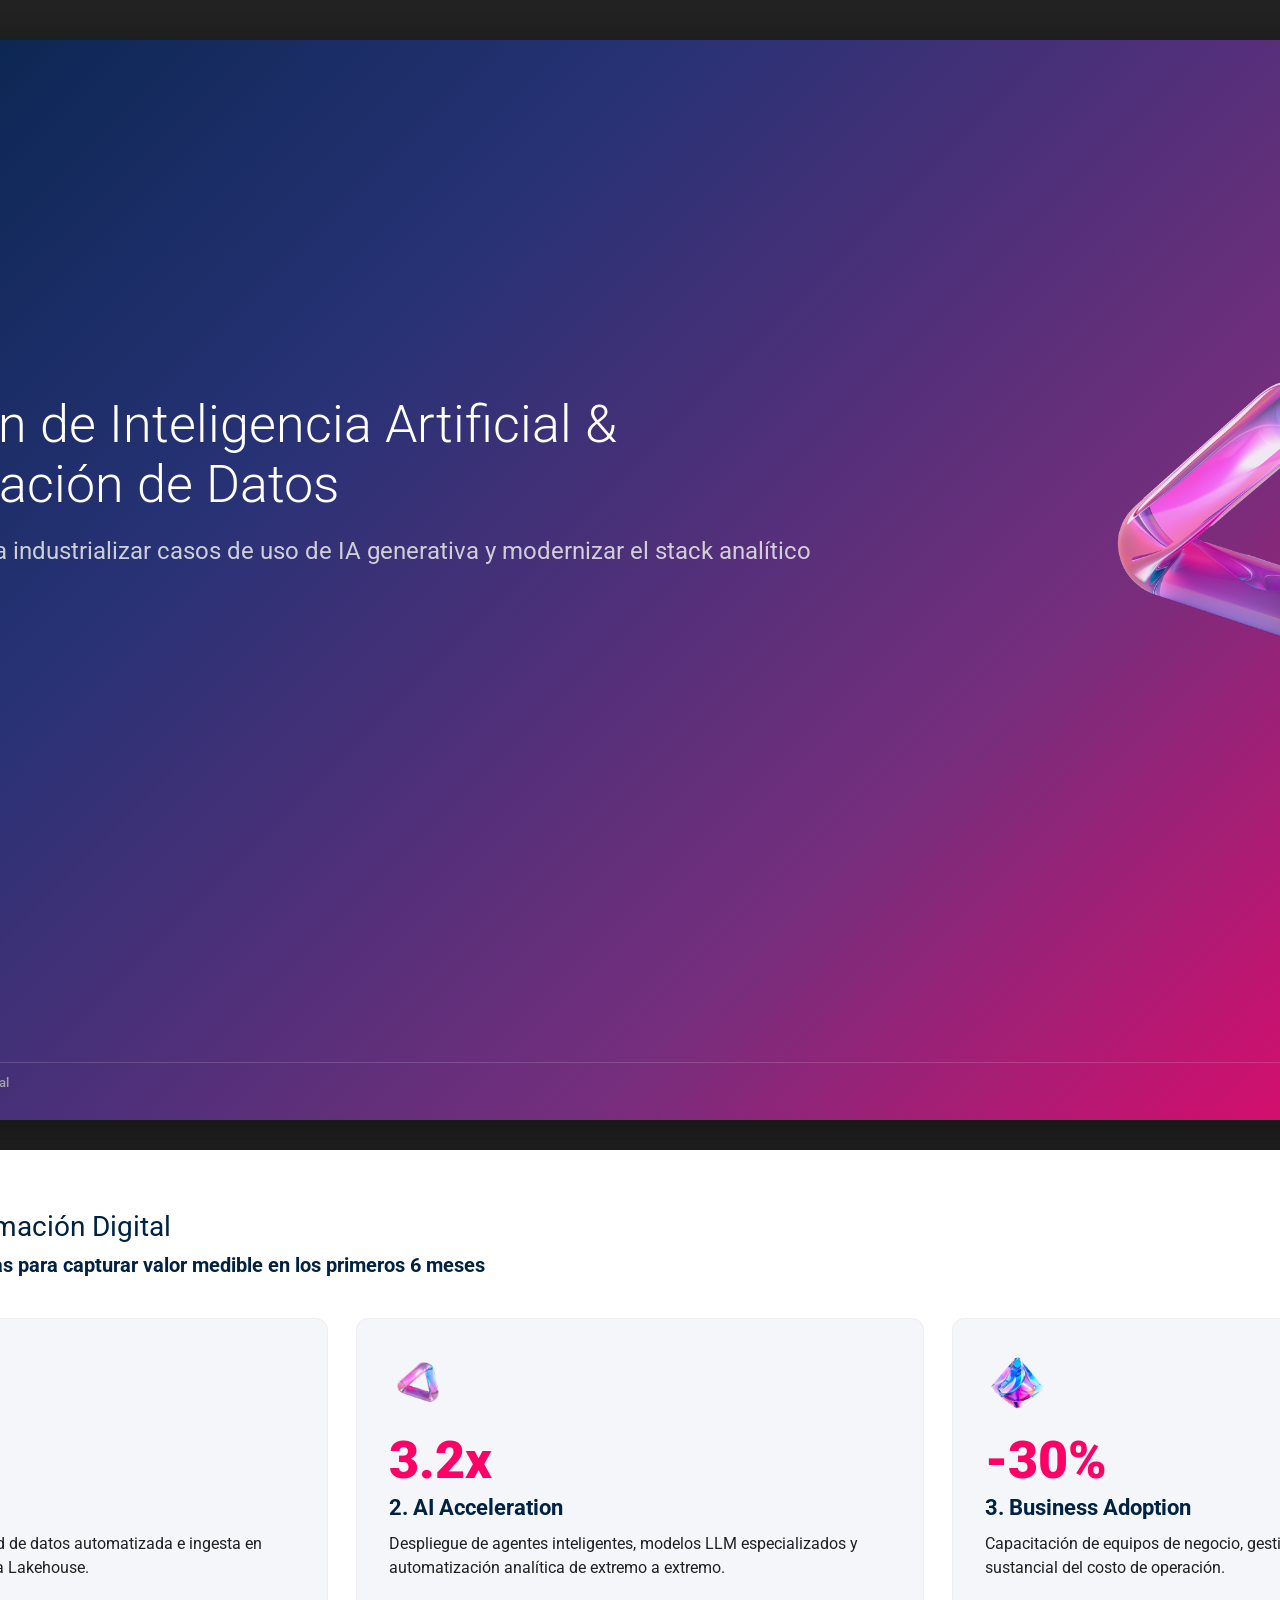
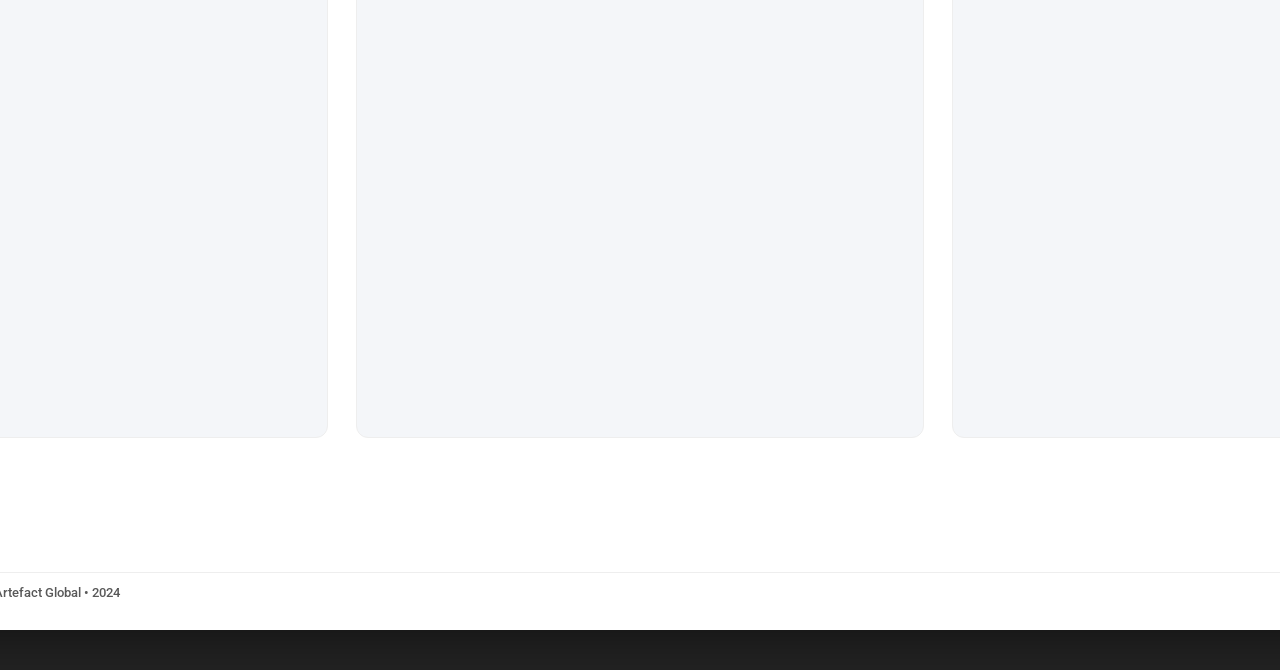
<file: artefact-llm-presentation-kit/03_PRESENTATION_TEMPLATE.html>
<!DOCTYPE html>
<html lang="es">
<head>
  <meta charset="UTF-8">
  <title>Plantilla Maestra Artefact — Presentation HTML</title>
  <link rel="preconnect" href="https://fonts.googleapis.com">
  <link rel="preconnect" href="https://fonts.gstatic.com" crossorigin>
  <link rel="stylesheet" href="https://fonts.googleapis.com/css2?family=Roboto:wght@100;300;400;500;700;900&display=swap">
  <style>
    :root {
      --artefact-blue: #002244;
      --artefact-pink: #FF0066;
      --artefact-dark-blue: #0D1634;
      --artefact-medium-blue: #273275;
      --artefact-purple: #752E7D;
      --artefact-electric-blue: #052BF6;
      --artefact-bright-purple: #9900FF;
      --artefact-surface: #F4F6F9;
      --artefact-border: #EEEEEE;
      --artefact-charcoal: #212121;
      --artefact-muted: #595959;
      --artefact-gradient-sig: linear-gradient(135deg, #002244 0%, #273275 33%, #752E7D 66%, #FF0066 100%);
      --artefact-gradient-bar: linear-gradient(90deg, #002244 0%, #273275 33%, #752E7D 66%, #FF0066 100%);
    }

    * { box-sizing: border-box; margin: 0; padding: 0; }
    html, body { margin: 0; padding: 0; background: #222; font-family: 'Roboto', sans-serif; }

    /* Web Stage Container */
    .deck-stage {
      display: flex;
      flex-direction: column;
      align-items: center;
      gap: 30px;
      padding: 40px 0;
    }

    /* Fixed Canvas: 1920x1080 Widescreen 16:9 */
    .slide {
      width: 1920px;
      height: 1080px;
      position: relative;
      overflow: hidden;
      box-sizing: border-box;
      background: #FFFFFF;
      color: var(--artefact-charcoal);
      padding: 60px 80px;
      box-shadow: 0 10px 40px rgba(0,0,0,0.4);
    }

    /* Dark Variant */
    .slide.dark-theme {
      background: var(--artefact-dark-blue);
      color: #FFFFFF;
    }

    /* Gradient Variant */
    .slide.gradient-theme {
      background: var(--artefact-gradient-sig);
      color: #FFFFFF;
    }

    /* Header Structure */
    .slide-header {
      margin-bottom: 40px;
    }
    .slide-title {
      font-size: 28px; /* 21pt approx */
      font-weight: 400; /* Roboto Normal */
      color: var(--artefact-blue);
      line-height: 1.2;
      margin-bottom: 8px;
    }
    .slide.dark-theme .slide-title, .slide.gradient-theme .slide-title {
      color: #FFFFFF;
    }
    .slide-subtitle {
      font-size: 20px; /* 15pt approx */
      font-weight: 700; /* Roboto Bold */
      color: var(--artefact-blue);
      line-height: 1.3;
    }
    .slide.dark-theme .slide-subtitle, .slide.gradient-theme .slide-subtitle {
      color: #FFFFFF;
      opacity: 0.9;
    }

    /* Footer Structure */
    .slide-footer {
      position: absolute;
      bottom: 30px;
      left: 80px;
      right: 80px;
      display: flex;
      justify-content: space-between;
      align-items: center;
      border-top: 1px solid var(--artefact-border);
      padding-top: 12px;
      font-size: 13px;
      color: var(--artefact-muted);
      font-weight: 500;
    }
    .slide.dark-theme .slide-footer, .slide.gradient-theme .slide-footer {
      border-top: 1px solid rgba(255, 255, 255, 0.15);
      color: #A0A0A0;
    }

    /* Grid Helpers */
    .grid-3 {
      display: grid;
      grid-template-columns: repeat(3, 1fr);
      gap: 28px;
    }
    .grid-4 {
      display: grid;
      grid-template-columns: repeat(4, 1fr);
      gap: 24px;
    }

    /* Card Box */
    .artefact-card {
      background: var(--artefact-surface);
      border-radius: 12px;
      border: 1px solid var(--artefact-border);
      padding: 32px;
      display: flex;
      flex-direction: column;
    }
    .slide.dark-theme .artefact-card {
      background: rgba(255, 255, 255, 0.06);
      border: 1px solid rgba(255, 255, 255, 0.12);
    }

    /* KPI Callout */
    .kpi-number {
      font-size: 52px;
      font-weight: 900;
      color: var(--artefact-pink);
      line-height: 1.0;
      margin-bottom: 8px;
    }
  </style>
</head>
<body data-pptx-deck data-pptx-version="1.0" data-pptx-width="1920" data-pptx-height="1080">
  <div class="deck-stage">

    <!-- SLIDE S01: Cover Slide (Gradient Theme) -->
    <section class="slide gradient-theme" data-pptx-slide data-slide-id="S01">
      <div style="position: absolute; top: 60px; left: 80px;">
        <img src="./assets/logos/artefact_logo_primary_white.png" data-pptx-role="logo" data-pptx-preserve-aspect="true" style="height: 48px; object-fit: contain;" alt="Artefact Logo">
      </div>

      <div style="position: absolute; top: 320px; left: 80px; max-width: 1100px;">
        <div style="font-size: 16px; font-weight: 700; text-transform: uppercase; letter-spacing: 2px; color: var(--artefact-pink); margin-bottom: 16px;">Propuesta Estratégica</div>
        <h1 data-pptx-role="title" style="font-size: 52px; font-weight: 300; line-height: 1.15; margin-bottom: 20px; color: #FFFFFF;">
          Aceleración de Inteligencia Artificial & Transformación de Datos
        </h1>
        <p data-pptx-role="subtitle" style="font-size: 24px; font-weight: 400; opacity: 0.9; line-height: 1.4; color: #E0E0E0;">
          Estrategia integral para industrializar casos de uso de IA generativa y modernizar el stack analítico corporativo.
        </p>
      </div>

      <div style="position: absolute; right: 100px; top: 260px; width: 440px; height: 440px; display: flex; align-items: center; justify-content: center;">
        <img src="./assets/icons/glassy_3d/icon_glassy_ai_acceleration.png" style="max-width: 100%; max-height: 100%; object-fit: contain;" alt="AI Glassy Icon">
      </div>

      <div class="slide-footer">
        <div>Artefact Data & AI Consulting • Confidencial</div>
        <div>Noviembre 2024</div>
      </div>
    </section>

    <!-- SLIDE S02: Content & KPIs (White Theme) -->
    <section class="slide" data-pptx-slide data-slide-id="S02">
      <div class="slide-header">
        <h2 class="slide-title" data-pptx-role="title">Pilares de Transformación Digital</h2>
        <div class="slide-subtitle" data-pptx-role="subtitle">Tres palancas estructuradas para capturar valor medible en los primeros 6 meses</div>
      </div>

      <div class="grid-3" style="height: 720px;">
        <div class="artefact-card">
          <div style="width: 64px; height: 64px; margin-bottom: 20px;">
            <img src="./assets/icons/glassy_3d/icon_glassy_data_foundations_bi.png" style="width:100%; height:100%; object-fit:contain;" alt="Data BI">
          </div>
          <div class="kpi-number">+45%</div>
          <h3 style="font-size: 22px; font-weight: 700; color: var(--artefact-blue); margin-bottom: 12px;">1. Data Foundations</h3>
          <p style="font-size: 16px; line-height: 1.5; color: var(--artefact-charcoal);">
            Gobernanza moderna, calidad de datos automatizada e ingesta en tiempo real sobre arquitectura Lakehouse.
          </p>
        </div>

        <div class="artefact-card">
          <div style="width: 64px; height: 64px; margin-bottom: 20px;">
            <img src="./assets/icons/glassy_3d/icon_glassy_ai_acceleration.png" style="width:100%; height:100%; object-fit:contain;" alt="AI">
          </div>
          <div class="kpi-number">3.2x</div>
          <h3 style="font-size: 22px; font-weight: 700; color: var(--artefact-blue); margin-bottom: 12px;">2. AI Acceleration</h3>
          <p style="font-size: 16px; line-height: 1.5; color: var(--artefact-charcoal);">
            Despliegue de agentes inteligentes, modelos LLM especializados y automatización analítica de extremo a extremo.
          </p>
        </div>

        <div class="artefact-card">
          <div style="width: 64px; height: 64px; margin-bottom: 20px;">
            <img src="./assets/icons/glassy_3d/icon_glassy_strategy_transformation.png" style="width:100%; height:100%; object-fit:contain;" alt="Strategy">
          </div>
          <div class="kpi-number">-30%</div>
          <h3 style="font-size: 22px; font-weight: 700; color: var(--artefact-blue); margin-bottom: 12px;">3. Business Adoption</h3>
          <p style="font-size: 16px; line-height: 1.5; color: var(--artefact-charcoal);">
            Capacitación de equipos de negocio, gestión del cambio y reducción sustancial del costo de operación.
          </p>
        </div>
      </div>

      <div class="slide-footer">
        <div data-pptx-role="source">Fuente: Benchmarks de Transformación Artefact Global • 2024</div>
        <div>Slide 02</div>
      </div>
    </section>

  </div>
</body>
</html>
</file>
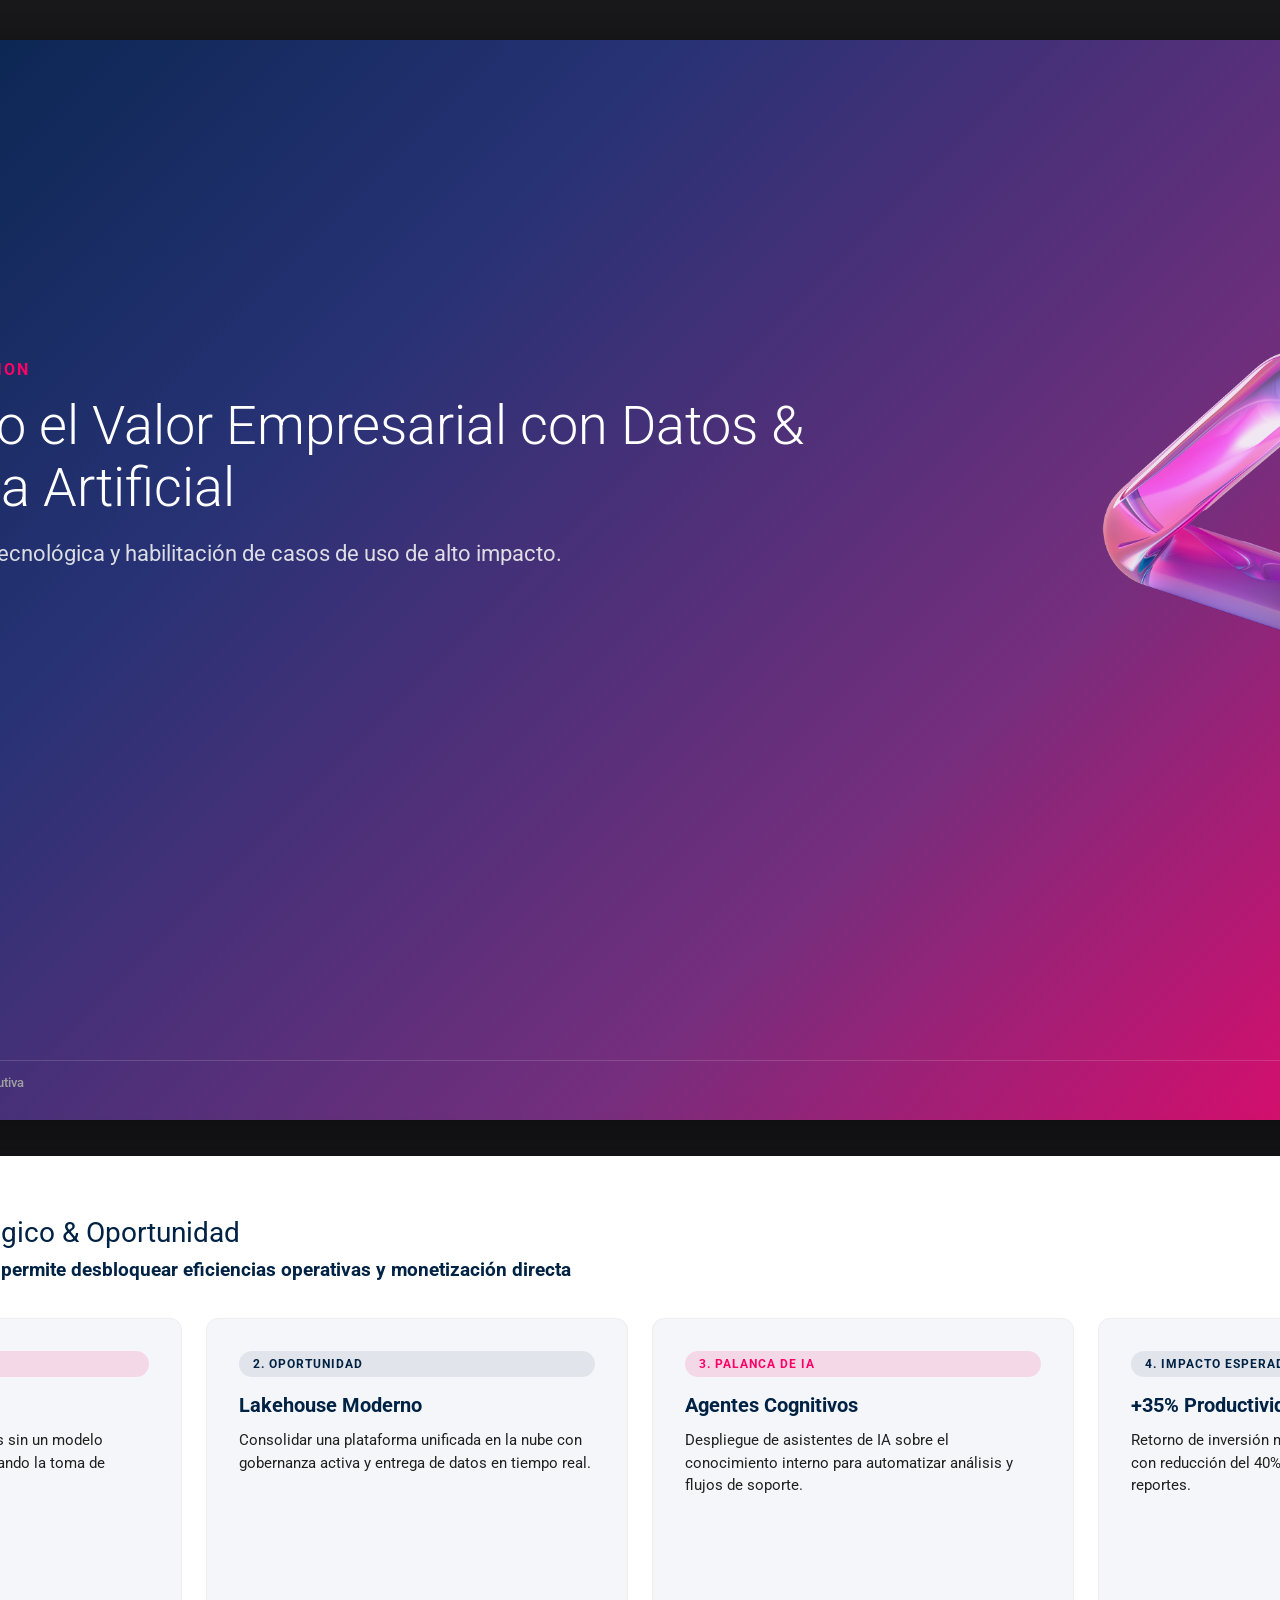
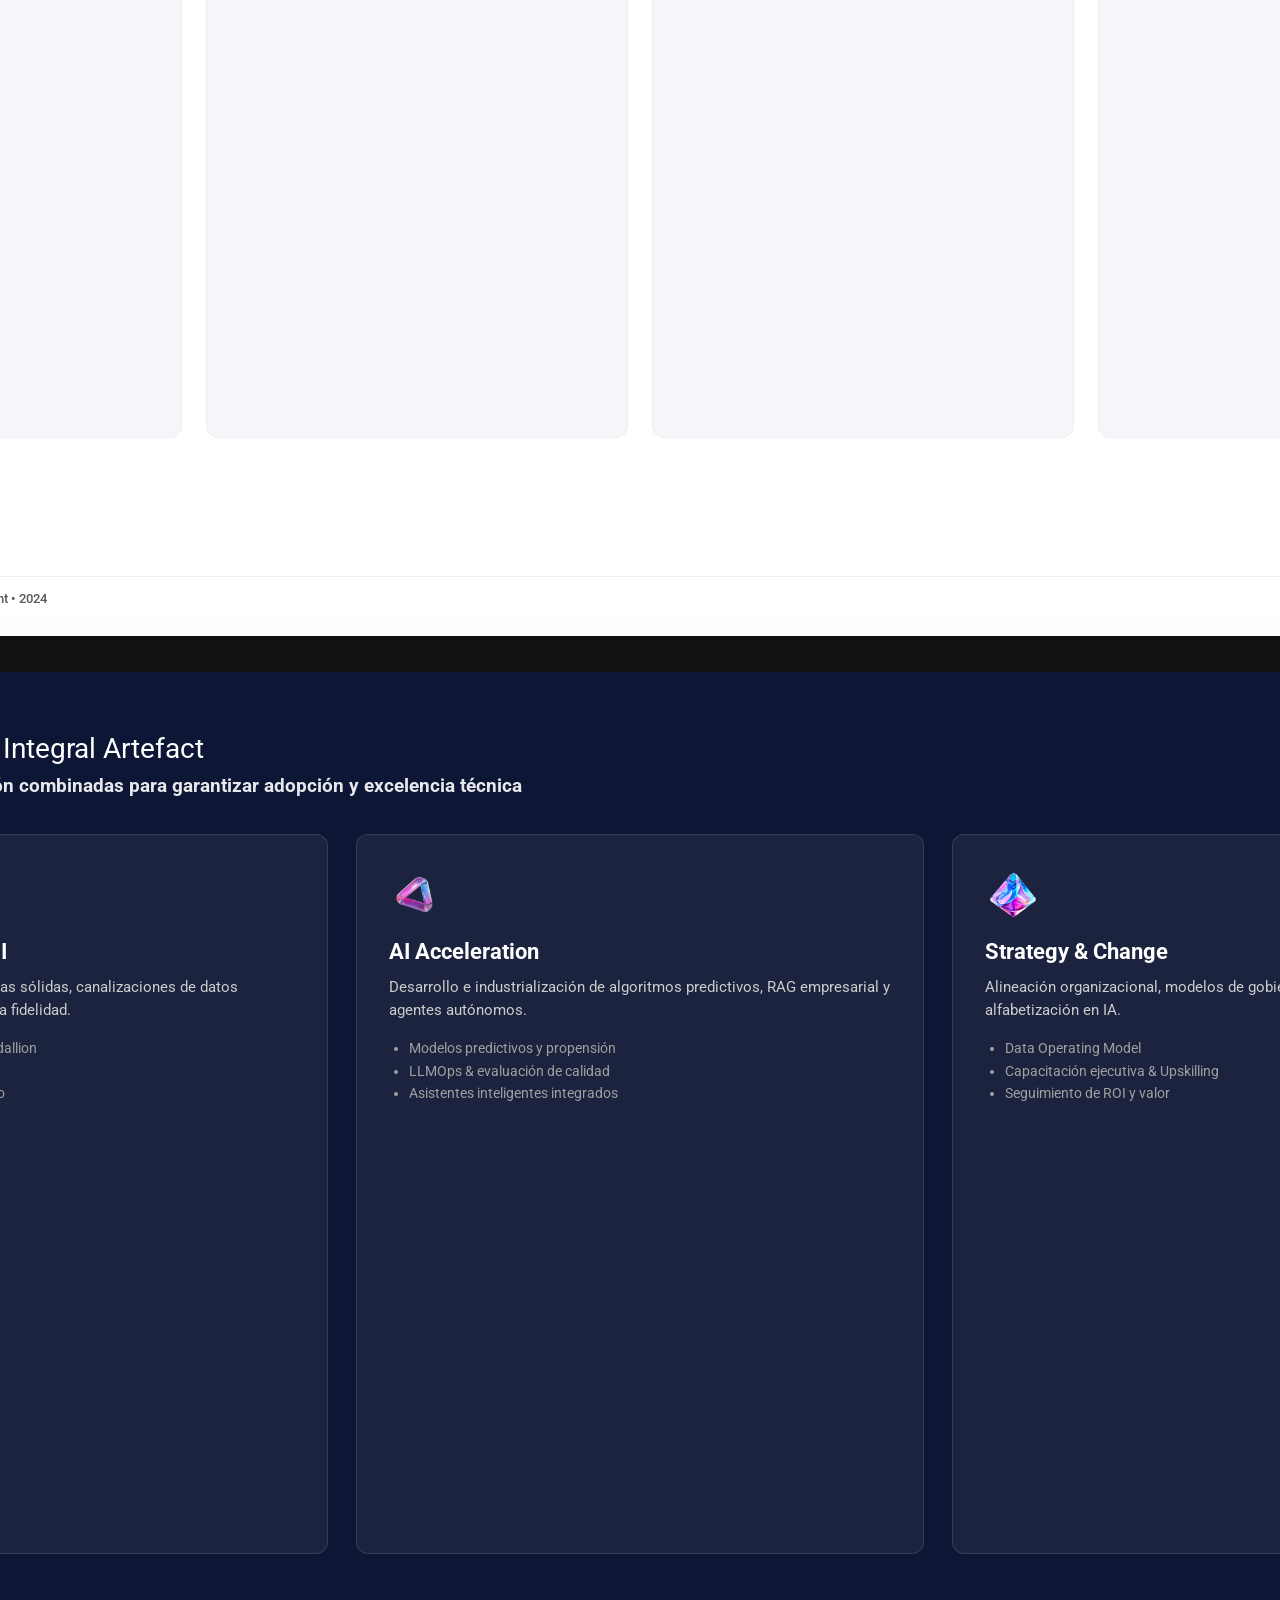
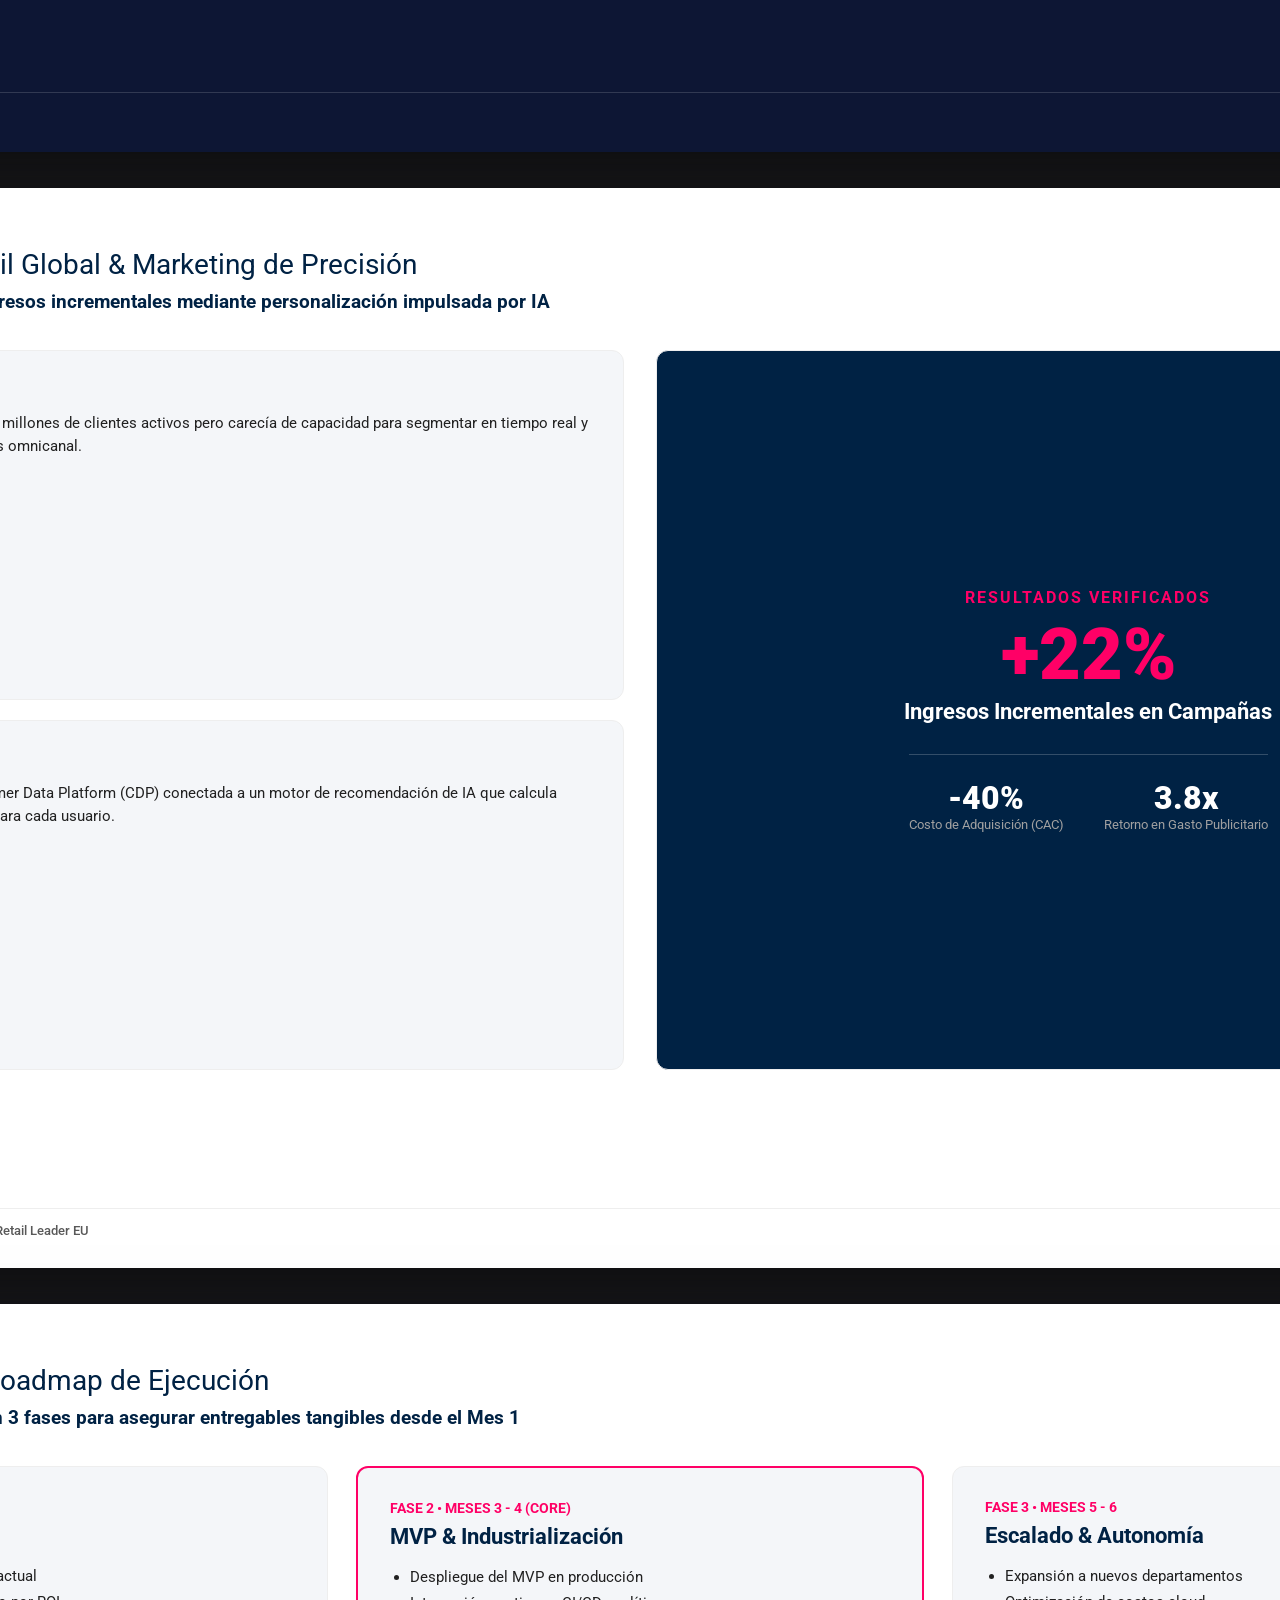
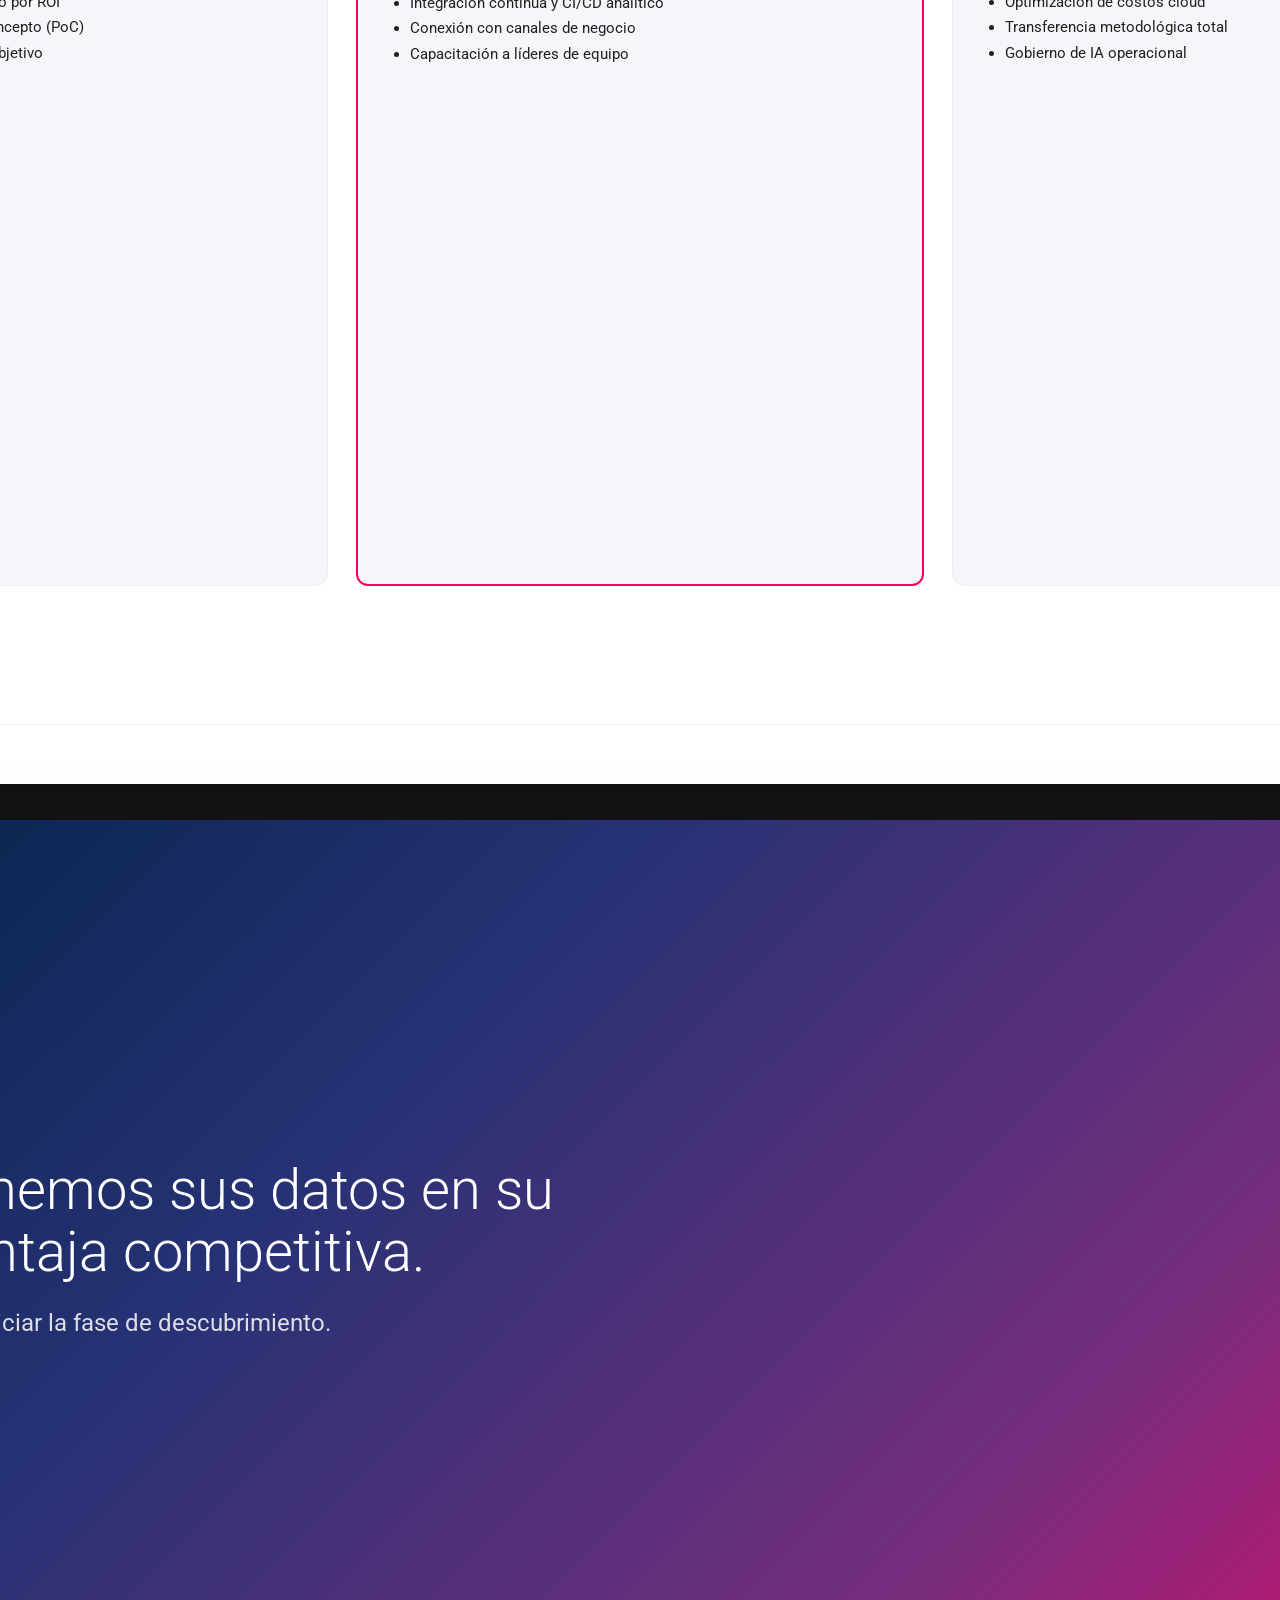
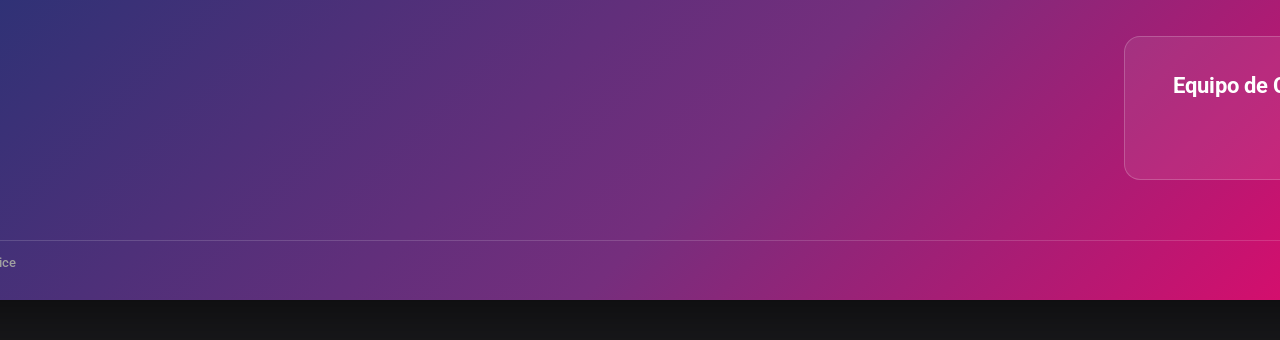
<file: artefact-llm-presentation-kit/04_FULL_DECK_ARTEFACT_PITCH_EXAMPLE.html>
<!DOCTYPE html>
<html lang="es">
<head>
  <meta charset="UTF-8">
  <title>Artefact — Propuesta de Transformación en Data & AI</title>
  <link rel="preconnect" href="https://fonts.googleapis.com">
  <link rel="preconnect" href="https://fonts.gstatic.com" crossorigin>
  <link rel="stylesheet" href="https://fonts.googleapis.com/css2?family=Roboto:wght@100;300;400;500;700;900&display=swap">
  <style>
    :root {
      --artefact-blue: #002244;
      --artefact-pink: #FF0066;
      --artefact-dark-blue: #0D1634;
      --artefact-medium-blue: #273275;
      --artefact-purple: #752E7D;
      --artefact-electric-blue: #052BF6;
      --artefact-bright-purple: #9900FF;
      --artefact-surface: #F4F6F9;
      --artefact-border: #EEEEEE;
      --artefact-charcoal: #212121;
      --artefact-muted: #595959;
      --artefact-gradient-sig: linear-gradient(135deg, #002244 0%, #273275 33%, #752E7D 66%, #FF0066 100%);
      --artefact-gradient-bar: linear-gradient(90deg, #002244 0%, #273275 33%, #752E7D 66%, #FF0066 100%);
    }

    * { box-sizing: border-box; margin: 0; padding: 0; }
    html, body { margin: 0; padding: 0; background: #18181B; font-family: 'Roboto', sans-serif; }

    .deck-stage {
      display: flex;
      flex-direction: column;
      align-items: center;
      gap: 36px;
      padding: 40px 0;
    }

    .slide {
      width: 1920px;
      height: 1080px;
      position: relative;
      overflow: hidden;
      box-sizing: border-box;
      background: #FFFFFF;
      color: var(--artefact-charcoal);
      padding: 60px 80px;
      box-shadow: 0 16px 50px rgba(0,0,0,0.5);
    }

    .slide.dark-theme {
      background: var(--artefact-dark-blue);
      color: #FFFFFF;
    }

    .slide.gradient-theme {
      background: var(--artefact-gradient-sig);
      color: #FFFFFF;
    }

    .slide-header {
      margin-bottom: 36px;
    }
    .slide-title {
      font-size: 28px;
      font-weight: 400;
      color: var(--artefact-blue);
      line-height: 1.2;
      margin-bottom: 8px;
    }
    .slide.dark-theme .slide-title, .slide.gradient-theme .slide-title {
      color: #FFFFFF;
    }
    .slide-subtitle {
      font-size: 19px;
      font-weight: 700;
      color: var(--artefact-blue);
      line-height: 1.3;
    }
    .slide.dark-theme .slide-subtitle, .slide.gradient-theme .slide-subtitle {
      color: #FFFFFF;
      opacity: 0.9;
    }

    .slide-footer {
      position: absolute;
      bottom: 30px;
      left: 80px;
      right: 80px;
      display: flex;
      justify-content: space-between;
      align-items: center;
      border-top: 1px solid var(--artefact-border);
      padding-top: 14px;
      font-size: 13px;
      color: var(--artefact-muted);
      font-weight: 500;
    }
    .slide.dark-theme .slide-footer, .slide.gradient-theme .slide-footer {
      border-top: 1px solid rgba(255, 255, 255, 0.15);
      color: #A0A0A0;
    }

    .grid-2 { display: grid; grid-template-columns: repeat(2, 1fr); gap: 32px; }
    .grid-3 { display: grid; grid-template-columns: repeat(3, 1fr); gap: 28px; }
    .grid-4 { display: grid; grid-template-columns: repeat(4, 1fr); gap: 24px; }

    .artefact-card {
      background: var(--artefact-surface);
      border-radius: 12px;
      border: 1px solid var(--artefact-border);
      padding: 32px;
      display: flex;
      flex-direction: column;
    }
    .slide.dark-theme .artefact-card {
      background: rgba(255, 255, 255, 0.06);
      border: 1px solid rgba(255, 255, 255, 0.12);
    }

    .kpi-number {
      font-size: 52px;
      font-weight: 900;
      color: var(--artefact-pink);
      line-height: 1.0;
      margin-bottom: 8px;
    }
    .badge {
      display: inline-block;
      padding: 6px 14px;
      border-radius: 20px;
      font-size: 12px;
      font-weight: 700;
      text-transform: uppercase;
      letter-spacing: 1px;
    }
    .badge-pink { background: rgba(255, 0, 102, 0.12); color: var(--artefact-pink); }
    .badge-blue { background: rgba(0, 34, 68, 0.08); color: var(--artefact-blue); }
  </style>
</head>
<body data-pptx-deck data-pptx-version="1.0" data-pptx-width="1920" data-pptx-height="1080">
  <div class="deck-stage">

    <!-- S01: Portada Hero -->
    <section class="slide gradient-theme" data-pptx-slide data-slide-id="S01">
      <div style="position: absolute; top: 60px; left: 80px;">
        <img src="./assets/logos/artefact_logo_primary_white.png" data-pptx-role="logo" data-pptx-preserve-aspect="true" style="height: 48px; object-fit: contain;" alt="Logo">
      </div>
      <div style="position: absolute; top: 320px; left: 80px; max-width: 1050px;">
        <div style="font-size: 16px; font-weight: 700; text-transform: uppercase; letter-spacing: 2px; color: var(--artefact-pink); margin-bottom: 16px;">Data & AI Transformation</div>
        <h1 data-pptx-role="title" style="font-size: 54px; font-weight: 300; line-height: 1.15; margin-bottom: 20px; color: #FFFFFF;">
          Acelerando el Valor Empresarial con Datos & Inteligencia Artificial
        </h1>
        <p data-pptx-role="subtitle" style="font-size: 22px; font-weight: 400; opacity: 0.9; line-height: 1.4; color: #F0F0F0;">
          Estrategia, arquitectura tecnológica y habilitación de casos de uso de alto impacto.
        </p>
      </div>
      <div style="position: absolute; right: 80px; top: 240px; width: 480px; height: 480px;">
        <img src="./assets/icons/glassy_3d/icon_glassy_ai_acceleration.png" style="max-width: 100%; max-height: 100%; object-fit: contain;" alt="Glassy AI">
      </div>
      <div class="slide-footer">
        <div>Artefact Data Consulting • Propuesta Ejecutiva</div>
        <div>Noviembre 2024</div>
      </div>
    </section>

    <!-- S02: Resumen Ejecutivo -->
    <section class="slide" data-pptx-slide data-slide-id="S02">
      <div class="slide-header">
        <h2 class="slide-title" data-pptx-role="title">Diagnóstico Estratégico & Oportunidad</h2>
        <div class="slide-subtitle" data-pptx-role="subtitle">La madurez actual de datos permite desbloquear eficiencias operativas y monetización directa</div>
      </div>
      <div class="grid-4" style="height: 720px;">
        <div class="artefact-card">
          <div class="badge badge-pink" style="margin-bottom: 16px;">1. Desafío Actual</div>
          <h3 style="font-size: 20px; font-weight: 700; color: var(--artefact-blue); margin-bottom: 12px;">Silos de Información</h3>
          <p style="font-size: 15px; line-height: 1.5; color: var(--artefact-charcoal);">
            Múltiples fuentes heterogéneas sin un modelo canónico centralizado, ralentizando la toma de decisiones críticas.
          </p>
        </div>
        <div class="artefact-card">
          <div class="badge badge-blue" style="margin-bottom: 16px;">2. Oportunidad</div>
          <h3 style="font-size: 20px; font-weight: 700; color: var(--artefact-blue); margin-bottom: 12px;">Lakehouse Moderno</h3>
          <p style="font-size: 15px; line-height: 1.5; color: var(--artefact-charcoal);">
            Consolidar una plataforma unificada en la nube con gobernanza activa y entrega de datos en tiempo real.
          </p>
        </div>
        <div class="artefact-card">
          <div class="badge badge-pink" style="margin-bottom: 16px;">3. Palanca de IA</div>
          <h3 style="font-size: 20px; font-weight: 700; color: var(--artefact-blue); margin-bottom: 12px;">Agentes Cognitivos</h3>
          <p style="font-size: 15px; line-height: 1.5; color: var(--artefact-charcoal);">
            Despliegue de asistentes de IA sobre el conocimiento interno para automatizar análisis y flujos de soporte.
          </p>
        </div>
        <div class="artefact-card">
          <div class="badge badge-blue" style="margin-bottom: 16px;">4. Impacto Esperado</div>
          <h3 style="font-size: 20px; font-weight: 700; color: var(--artefact-blue); margin-bottom: 12px;">+35% Productividad</h3>
          <p style="font-size: 15px; line-height: 1.5; color: var(--artefact-charcoal);">
            Retorno de inversión medible en menos de 6 meses con reducción del 40% en tiempo de ciclo de reportes.
          </p>
        </div>
      </div>
      <div class="slide-footer">
        <div data-pptx-role="source">Fuente: Artefact Data Maturity Assessment • 2024</div>
        <div>Slide 02</div>
      </div>
    </section>

    <!-- S03: Pilares de Capacidades -->
    <section class="slide dark-theme" data-pptx-slide data-slide-id="S03">
      <div class="slide-header">
        <h2 class="slide-title" data-pptx-role="title">Propuesta de Valor Integral Artefact</h2>
        <div class="slide-subtitle" data-pptx-role="subtitle">Tres áreas de especialización combinadas para garantizar adopción y excelencia técnica</div>
      </div>
      <div class="grid-3" style="height: 720px;">
        <div class="artefact-card">
          <div style="width: 56px; height: 56px; margin-bottom: 16px;">
            <img src="./assets/icons/glassy_3d/icon_glassy_data_foundations_bi.png" style="width:100%; height:100%; object-fit:contain;" alt="Data">
          </div>
          <h3 style="font-size: 22px; font-weight: 700; color: #FFFFFF; margin-bottom: 12px;">Data Foundations & BI</h3>
          <p style="font-size: 15px; line-height: 1.5; color: #CCCCCC; margin-bottom: 16px;">
            Construcción de bases analíticas sólidas, canalizaciones de datos escalables y dashboards de alta fidelidad.
          </p>
          <ul style="padding-left: 20px; font-size: 14px; color: #A0A0A0; line-height: 1.6;">
            <li>Arquitectura Lakehouse & Medallion</li>
            <li>Catálogo y linaje de datos</li>
            <li>Métricas unificadas de negocio</li>
          </ul>
        </div>

        <div class="artefact-card">
          <div style="width: 56px; height: 56px; margin-bottom: 16px;">
            <img src="./assets/icons/glassy_3d/icon_glassy_ai_acceleration.png" style="width:100%; height:100%; object-fit:contain;" alt="AI">
          </div>
          <h3 style="font-size: 22px; font-weight: 700; color: #FFFFFF; margin-bottom: 12px;">AI Acceleration</h3>
          <p style="font-size: 15px; line-height: 1.5; color: #CCCCCC; margin-bottom: 16px;">
            Desarrollo e industrialización de algoritmos predictivos, RAG empresarial y agentes autónomos.
          </p>
          <ul style="padding-left: 20px; font-size: 14px; color: #A0A0A0; line-height: 1.6;">
            <li>Modelos predictivos y propensión</li>
            <li>LLMOps & evaluación de calidad</li>
            <li>Asistentes inteligentes integrados</li>
          </ul>
        </div>

        <div class="artefact-card">
          <div style="width: 56px; height: 56px; margin-bottom: 16px;">
            <img src="./assets/icons/glassy_3d/icon_glassy_strategy_transformation.png" style="width:100%; height:100%; object-fit:contain;" alt="Strategy">
          </div>
          <h3 style="font-size: 22px; font-weight: 700; color: #FFFFFF; margin-bottom: 12px;">Strategy & Change</h3>
          <p style="font-size: 15px; line-height: 1.5; color: #CCCCCC; margin-bottom: 16px;">
            Alineación organizacional, modelos de gobierno ágil y programas de alfabetización en IA.
          </p>
          <ul style="padding-left: 20px; font-size: 14px; color: #A0A0A0; line-height: 1.6;">
            <li>Data Operating Model</li>
            <li>Capacitación ejecutiva & Upskilling</li>
            <li>Seguimiento de ROI y valor</li>
          </ul>
        </div>
      </div>
      <div class="slide-footer">
        <div>Artefact Global Practice Matrix</div>
        <div>Slide 03</div>
      </div>
    </section>

    <!-- S04: Caso de Éxito / Client Case -->
    <section class="slide" data-pptx-slide data-slide-id="S04">
      <div class="slide-header">
        <h2 class="slide-title" data-pptx-role="title">Caso de Éxito: Retail Global & Marketing de Precisión</h2>
        <div class="slide-subtitle" data-pptx-role="subtitle">Incremento del +22% en ingresos incrementales mediante personalización impulsada por IA</div>
      </div>
      <div class="grid-2" style="height: 720px;">
        <div style="display: flex; flex-direction: column; gap: 20px;">
          <div class="artefact-card" style="flex: 1;">
            <h3 style="font-size: 18px; font-weight: 700; color: var(--artefact-blue); margin-bottom: 8px;">El Desafío</h3>
            <p style="font-size: 15px; line-height: 1.5; color: var(--artefact-charcoal);">
              El cliente gestionaba más de 8 millones de clientes activos pero carecía de capacidad para segmentar en tiempo real y disparar ofertas personalizadas omnicanal.
            </p>
          </div>
          <div class="artefact-card" style="flex: 1;">
            <h3 style="font-size: 18px; font-weight: 700; color: var(--artefact-blue); margin-bottom: 8px;">La Solución Artefact</h3>
            <p style="font-size: 15px; line-height: 1.5; color: var(--artefact-charcoal);">
              Implementación de una Customer Data Platform (CDP) conectada a un motor de recomendación de IA que calcula propensión diaria a nivel SKU para cada usuario.
            </p>
          </div>
        </div>
        <div class="artefact-card" style="background: var(--artefact-blue); color: white; justify-content: center; align-items: center; text-align: center;">
          <div style="font-size: 16px; font-weight: 700; color: var(--artefact-pink); letter-spacing: 2px; text-transform: uppercase; margin-bottom: 12px;">Resultados Verificados</div>
          <div class="kpi-number" style="font-size: 72px;">+22%</div>
          <div style="font-size: 22px; font-weight: 700; margin-bottom: 30px;">Ingresos Incrementales en Campañas</div>
          <div style="display: flex; gap: 40px; border-top: 1px solid rgba(255,255,255,0.2); padding-top: 24px;">
            <div>
              <div style="font-size: 32px; font-weight: 900; color: #FFFFFF;">-40%</div>
              <div style="font-size: 13px; color: #A0A0A0;">Costo de Adquisición (CAC)</div>
            </div>
            <div>
              <div style="font-size: 32px; font-weight: 900; color: #FFFFFF;">3.8x</div>
              <div style="font-size: 13px; color: #A0A0A0;">Retorno en Gasto Publicitario</div>
            </div>
          </div>
        </div>
      </div>
      <div class="slide-footer">
        <div data-pptx-role="source">Caso de Estudio Documentado Artefact • Retail Leader EU</div>
        <div>Slide 04</div>
      </div>
    </section>

    <!-- S05: Roadmap de Implementación -->
    <section class="slide" data-pptx-slide data-slide-id="S05">
      <div class="slide-header">
        <h2 class="slide-title" data-pptx-role="title">Plan de Trabajo & Roadmap de Ejecución</h2>
        <div class="slide-subtitle" data-pptx-role="subtitle">Metodología ágil dividida en 3 fases para asegurar entregables tangibles desde el Mes 1</div>
      </div>
      <div class="grid-3" style="height: 720px;">
        <div class="artefact-card">
          <div style="font-size: 14px; font-weight: 700; color: var(--artefact-pink); margin-bottom: 8px;">FASE 1 • MESES 1 - 2</div>
          <h3 style="font-size: 22px; font-weight: 700; color: var(--artefact-blue); margin-bottom: 16px;">Discovery & PoC</h3>
          <ul style="padding-left: 20px; font-size: 15px; line-height: 1.7; color: var(--artefact-charcoal);">
            <li>Auditoría técnica del stack actual</li>
            <li>Priorización de casos de uso por ROI</li>
            <li>Desarrollo de Prueba de Concepto (PoC)</li>
            <li>Definición de arquitectura objetivo</li>
          </ul>
        </div>
        <div class="artefact-card" style="border: 2px solid var(--artefact-pink);">
          <div style="font-size: 14px; font-weight: 700; color: var(--artefact-pink); margin-bottom: 8px;">FASE 2 • MESES 3 - 4 (CORE)</div>
          <h3 style="font-size: 22px; font-weight: 700; color: var(--artefact-blue); margin-bottom: 16px;">MVP & Industrialización</h3>
          <ul style="padding-left: 20px; font-size: 15px; line-height: 1.7; color: var(--artefact-charcoal);">
            <li>Despliegue del MVP en producción</li>
            <li>Integración continua y CI/CD analítico</li>
            <li>Conexión con canales de negocio</li>
            <li>Capacitación a líderes de equipo</li>
          </ul>
        </div>
        <div class="artefact-card">
          <div style="font-size: 14px; font-weight: 700; color: var(--artefact-pink); margin-bottom: 8px;">FASE 3 • MESES 5 - 6</div>
          <h3 style="font-size: 22px; font-weight: 700; color: var(--artefact-blue); margin-bottom: 16px;">Escalado & Autonomía</h3>
          <ul style="padding-left: 20px; font-size: 15px; line-height: 1.7; color: var(--artefact-charcoal);">
            <li>Expansión a nuevos departamentos</li>
            <li>Optimización de costos cloud</li>
            <li>Transferencia metodológica total</li>
            <li>Gobierno de IA operacional</li>
          </ul>
        </div>
      </div>
      <div class="slide-footer">
        <div>Plan de Proyecto Estándar Artefact</div>
        <div>Slide 05</div>
      </div>
    </section>

    <!-- S06: Cierre & Thank You -->
    <section class="slide gradient-theme" data-pptx-slide data-slide-id="S06">
      <div style="position: absolute; top: 60px; left: 80px;">
        <img src="./assets/logos/artefact_logo_primary_white.png" data-pptx-role="logo" data-pptx-preserve-aspect="true" style="height: 48px; object-fit: contain;" alt="Logo">
      </div>
      <div style="position: absolute; top: 340px; left: 80px; max-width: 900px;">
        <h1 data-pptx-role="title" style="font-size: 56px; font-weight: 300; line-height: 1.1; margin-bottom: 24px; color: #FFFFFF;">
          Transformemos sus datos en su mayor ventaja competitiva.
        </h1>
        <p data-pptx-role="subtitle" style="font-size: 24px; font-weight: 400; opacity: 0.9; color: #F0F0F0; line-height: 1.4;">
          Estamos listos para iniciar la fase de descubrimiento.
        </p>
      </div>
      <div style="position: absolute; right: 80px; bottom: 120px; background: rgba(255,255,255,0.08); border: 1px solid rgba(255,255,255,0.2); border-radius: 16px; padding: 36px 48px; text-align: right;">
        <div style="font-size: 22px; font-weight: 700; color: #FFFFFF;">Equipo de Consultoría Artefact</div>
        <div style="font-size: 16px; color: var(--artefact-pink); margin-top: 6px;">contact@artefact.com</div>
        <div style="font-size: 14px; color: #A0A0A0; margin-top: 4px;">www.artefact.com</div>
      </div>
      <div class="slide-footer">
        <div>Artefact • Data & AI Transformation Practice</div>
        <div>Slide 06</div>
      </div>
    </section>

  </div>
</body>
</html>
</file>
